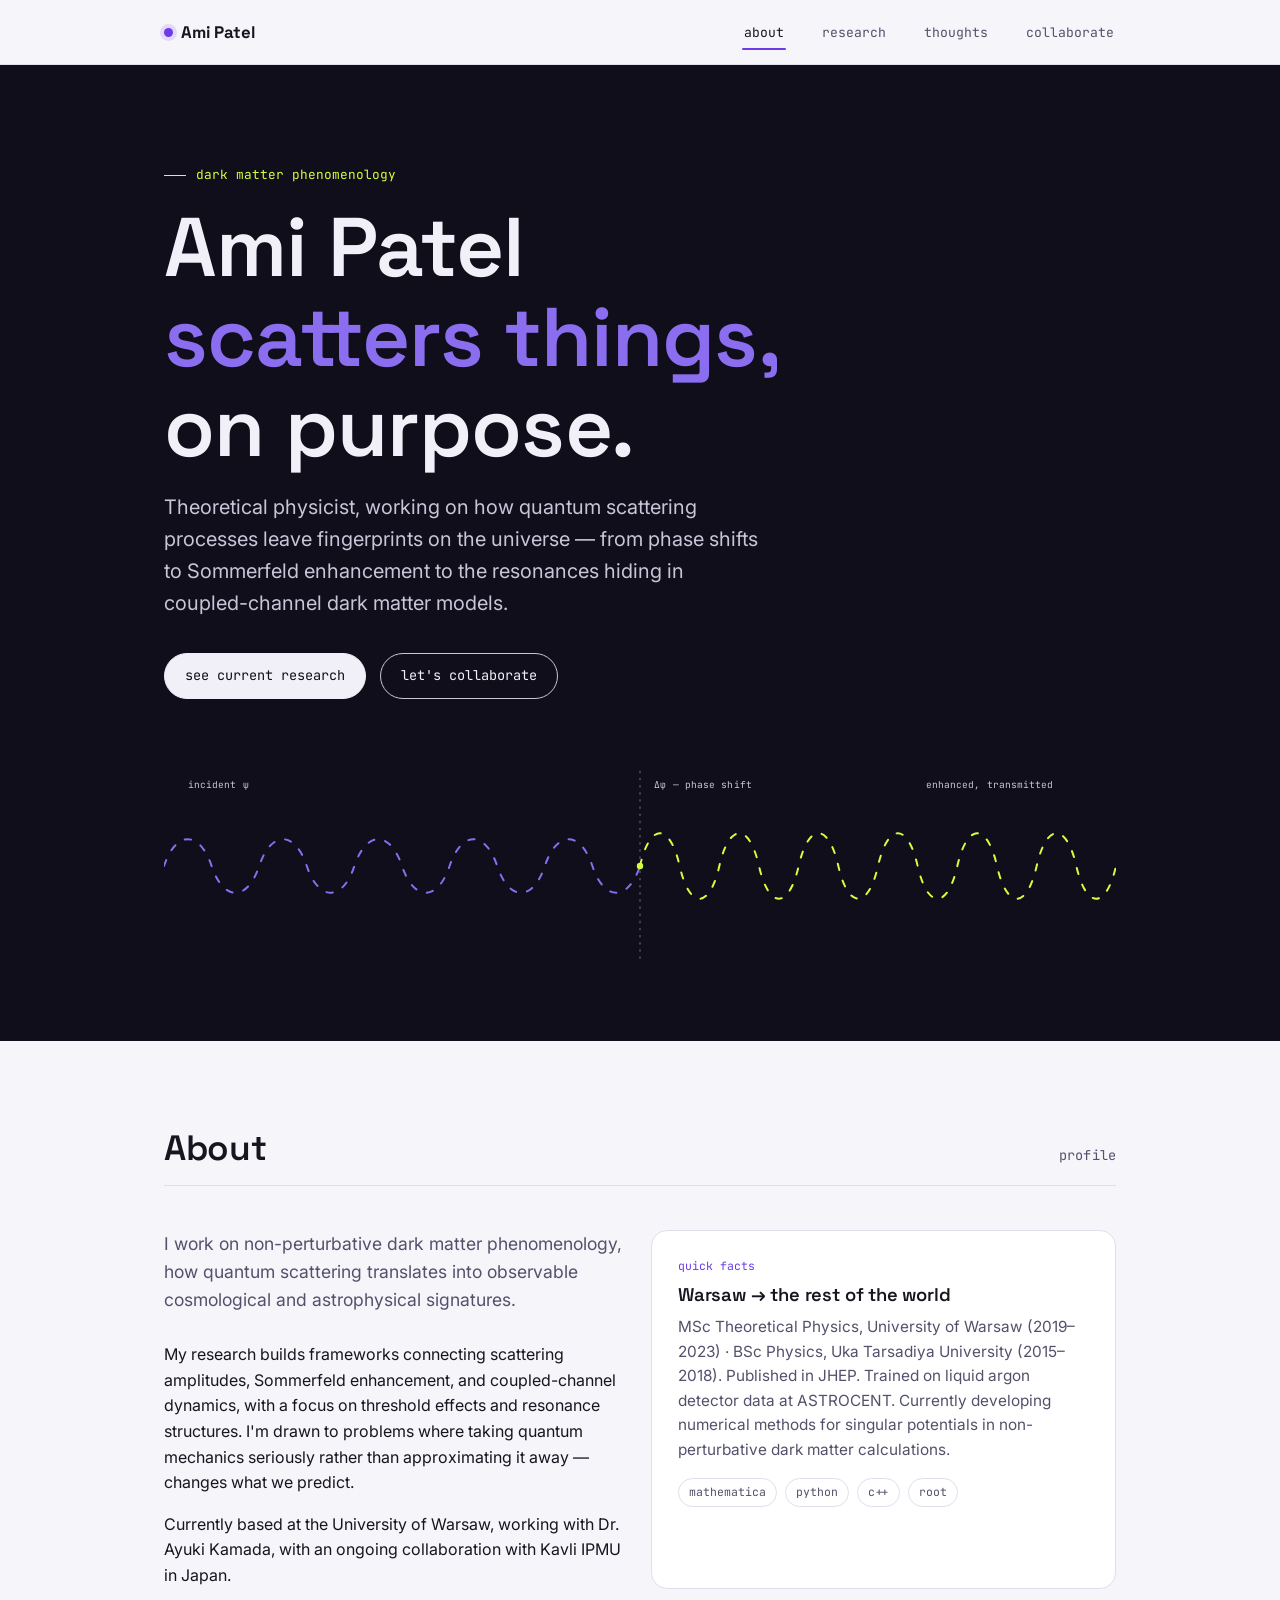
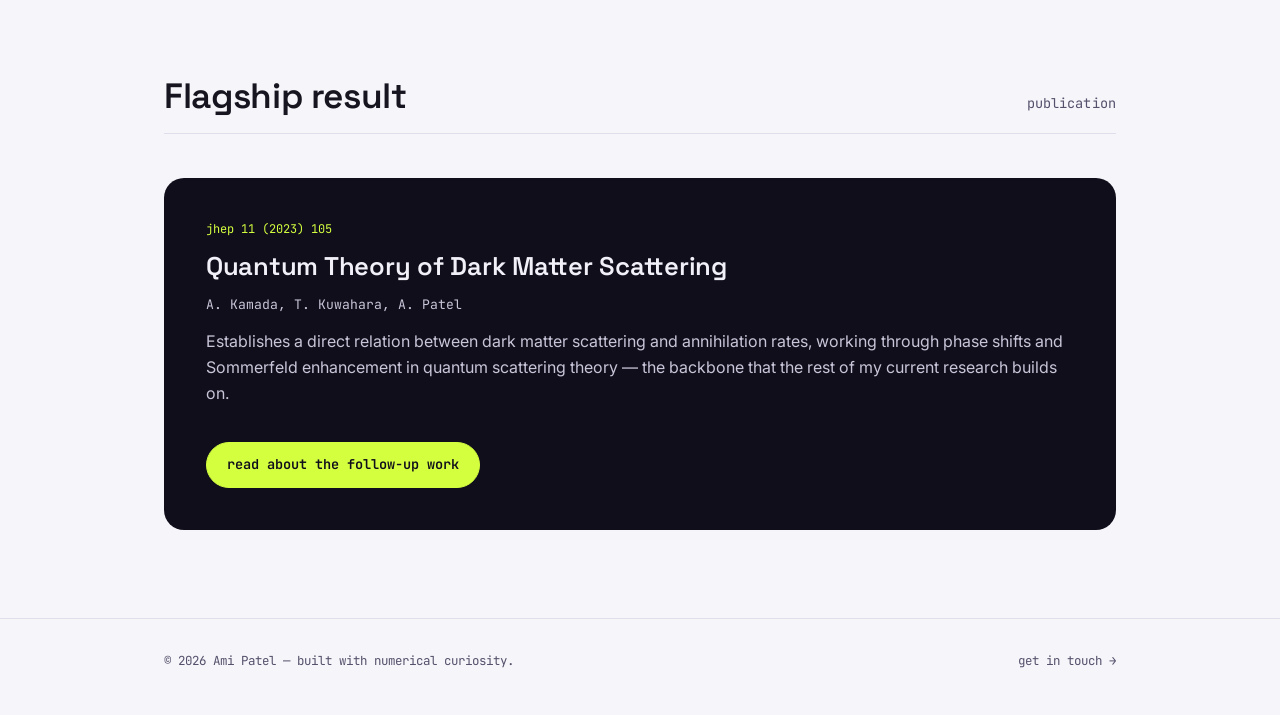
<file: index.html>
<!DOCTYPE html>
<html lang="en">
<head>
<meta charset="UTF-8">
<meta name="viewport" content="width=device-width, initial-scale=1.0">
<title>Ami Patel — Theoretical Physics</title>
<meta name="description" content="Ami Patel, theoretical physicist working on dark matter phenomenology at the University of Warsaw.">
<link rel="preconnect" href="https://fonts.googleapis.com">
<link rel="preconnect" href="https://fonts.gstatic.com" crossorigin>
<link href="https://fonts.googleapis.com/css2?family=Space+Grotesk:wght@400;500;600;700&family=Inter:wght@400;500;600&family=JetBrains+Mono:wght@400;500&display=swap" rel="stylesheet">
<link rel="stylesheet" href="styles.css">
</head>
<body>

<nav class="site-nav">
  <div class="wrap">
    <a href="index.html" class="nav-mark"><span class="dot"></span>Ami Patel</a>
    <button class="nav-toggle" aria-expanded="false">menu</button>
    <div class="nav-links">
      <a href="index.html" aria-current="page">about</a>
      <a href="research.html">research</a>
      <a href="thoughts.html">thoughts</a>
      <a href="collaboration.html">collaborate</a>
    </div>
  </div>
</nav>

<header class="hero">
  <div class="wrap">
    <div class="eyebrow">dark matter phenomenology</div>
    <h1>Ami Patel<br><em>scatters things,</em><br>on purpose.</h1>
    <p class="subhead">Theoretical physicist, working on how quantum
      scattering processes leave fingerprints on the universe — from phase shifts to Sommerfeld
      enhancement to the resonances hiding in coupled-channel dark matter models.</p>
    <div class="hero-actions">
      <a href="research.html" class="btn btn-solid">see current research</a>
      <a href="collaboration.html" class="btn">let's collaborate</a>
    </div>

    <!-- signature element: incoming wave hits a potential, splits into a phase-shifted, enhanced outgoing signal -->
    <svg class="wave-hero" viewBox="0 0 1200 300" preserveAspectRatio="xMidYMid meet" role="img" aria-label="Illustration of a wave scattering off a potential barrier, emerging phase-shifted and enhanced">
      <line class="wave-barrier" x1="600" y1="30" x2="600" y2="270"></line>
      <text class="wave-label mono" x="618" y="52">Δφ — phase shift</text>
      <text class="wave-label mono" x="30" y="52">incident ψ</text>
      <text class="wave-label mono" x="960" y="52">enhanced, transmitted</text>
      <path class="wave-path-in" d="M0,150 C15,105 45,105 60,150 C75,195 105,195 120,150 C135,105 165,105 180,150 C195,195 225,195 240,150 C255,105 285,105 300,150 C315,195 345,195 360,150 C375,105 405,105 420,150 C435,195 465,195 480,150 C495,105 525,105 540,150 C555,195 585,195 600,150"></path>
      <path class="wave-path-out" d="M600,150 C612.5,95 637.5,95 650,150 C662.5,205 687.5,205 700,150 C712.5,95 737.5,95 750,150 C762.5,205 787.5,205 800,150 C812.5,95 837.5,95 850,150 C862.5,205 887.5,205 900,150 C912.5,95 937.5,95 950,150 C962.5,205 987.5,205 1000,150 C1012.5,95 1037.5,95 1050,150 C1062.5,205 1087.5,205 1100,150 C1112.5,95 1137.5,95 1150,150 C1162.5,205 1187.5,205 1200,150"></path>
      <circle class="wave-pulse" cx="600" cy="150" r="4"></circle>
    </svg>
  </div>
</header>

<main>

  <section class="block">
    <div class="wrap">
      <div class="block-head">
        <h2>About</h2>
        <span class="idx mono">profile</span>
      </div>
      <div class="grid-2">
        <div>
          <p class="lede">I work on non-perturbative dark matter phenomenology,  how quantum
            scattering translates into observable cosmological and astrophysical signatures.</p>
          <p>My research builds frameworks connecting scattering amplitudes, Sommerfeld
            enhancement, and coupled-channel dynamics, with a focus on threshold effects and
            resonance structures. I'm drawn to problems where taking quantum mechanics seriously
            rather than approximating it away — changes what we predict.</p>
          <p>Currently based at the University of Warsaw, working with Dr. Ayuki Kamada, with an
            ongoing collaboration with Kavli IPMU in Japan.</p>
        </div>
        <div class="card">
          <div class="card-eyebrow">quick facts</div>
          <h3>Warsaw → the rest of the world</h3>
          <p>MSc Theoretical Physics, University of Warsaw (2019–2023) · BSc Physics, Uka Tarsadiya
            University (2015–2018). Published in JHEP. Trained on liquid argon detector data at
            ASTROCENT. Currently developing numerical methods for singular potentials in
            non-perturbative dark matter calculations.</p>
          <div class="card-foot">
            <span class="tag">Mathematica</span>
            <span class="tag">Python</span>
            <span class="tag">C++</span>
            <span class="tag">ROOT</span>
          </div>
        </div>
      </div>
    </div>
  </section>

  <section class="block" style="padding-top:0;">
    <div class="wrap">
      <div class="block-head">
        <h2>Flagship result</h2>
        <span class="idx mono">publication</span>
      </div>
      <div class="pub">
        <div class="card-eyebrow">JHEP 11 (2023) 105</div>
        <h3>Quantum Theory of Dark Matter Scattering</h3>
        <div class="byline">A. Kamada, T. Kuwahara, A. Patel</div>
        <p>Establishes a direct relation between dark matter scattering and annihilation rates,
          working through phase shifts and Sommerfeld enhancement in quantum scattering theory —
          the backbone that the rest of my current research builds on.</p>
        <div class="hero-actions" style="margin-top:6px;">
          <a href="research.html" class="btn btn-pop">read about the follow-up work</a>
        </div>
      </div>
    </div>
  </section>

</main>

<footer>
  <div class="wrap">
    <span>© 2026 Ami Patel — built with numerical curiosity.</span>
    <span><a href="collaboration.html">get in touch →</a></span>
  </div>
</footer>

<script src="script.js"></script>
</body>
</html>
</file>
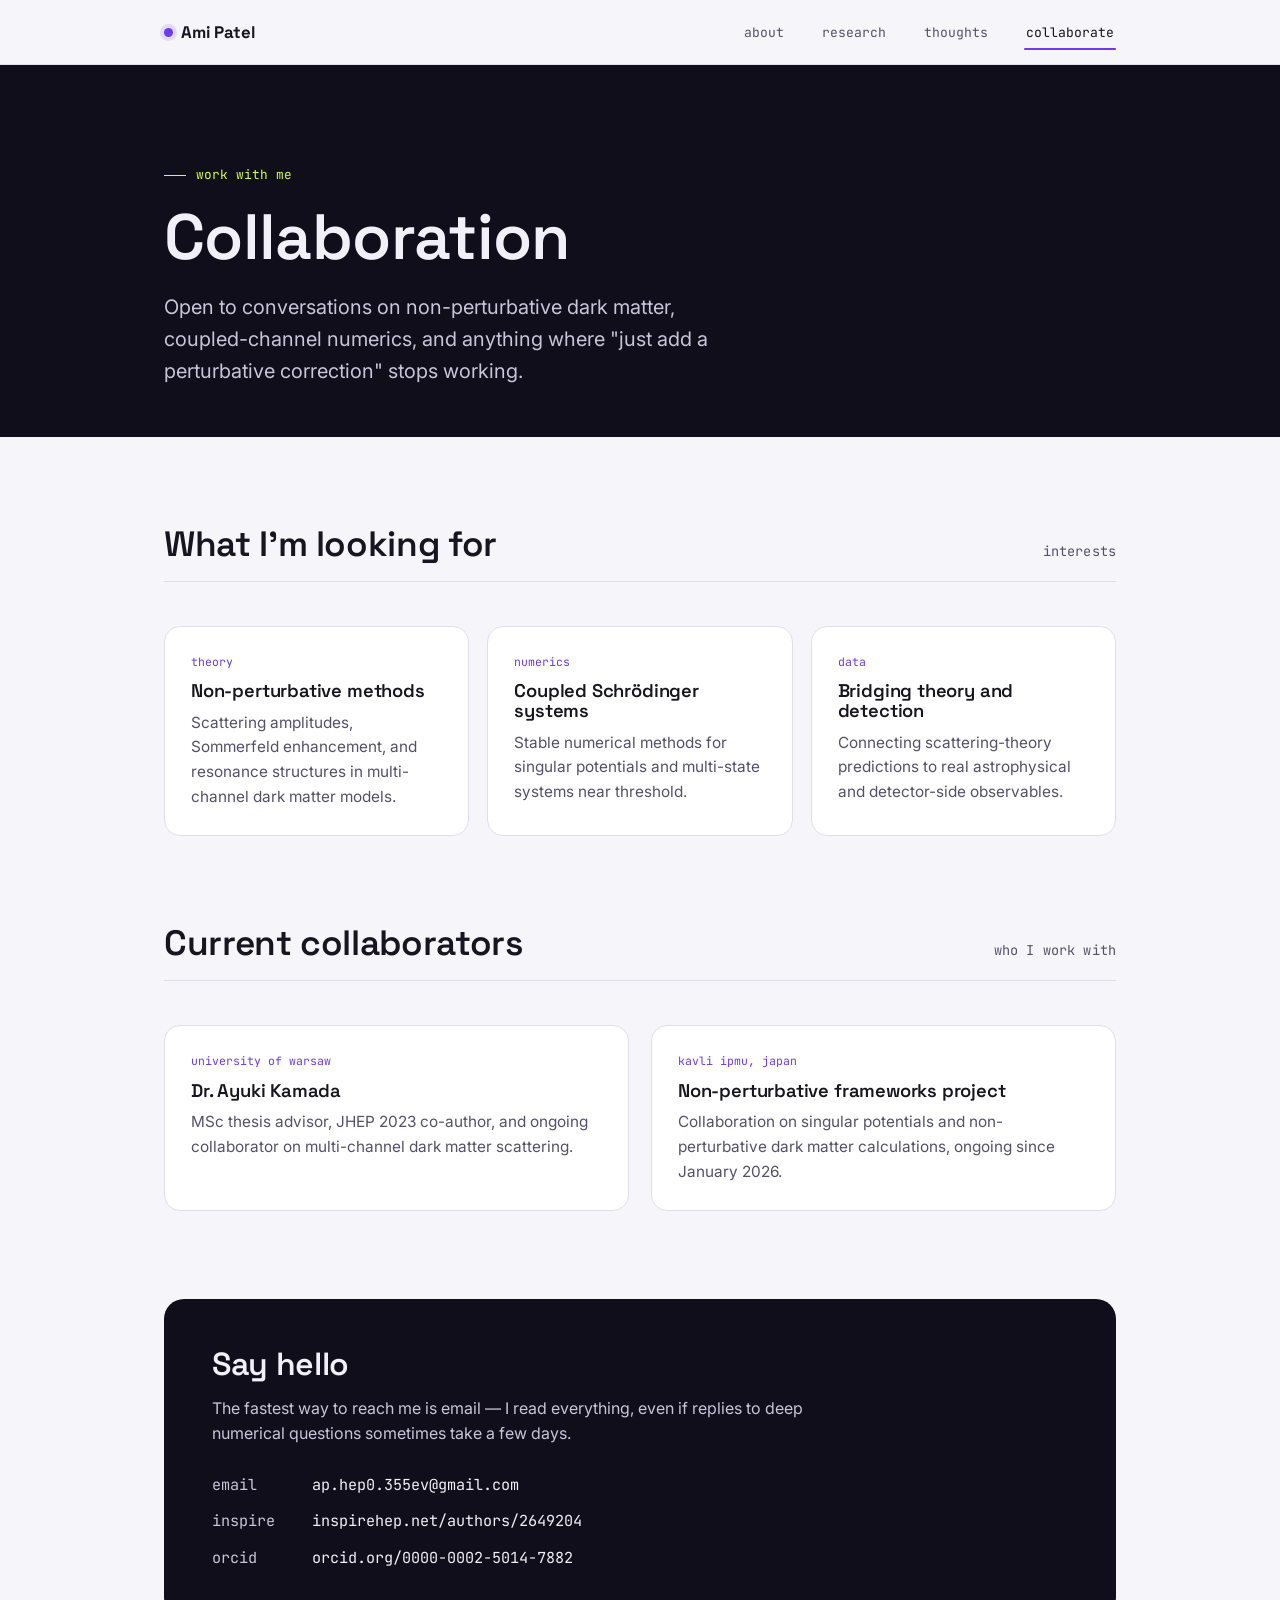
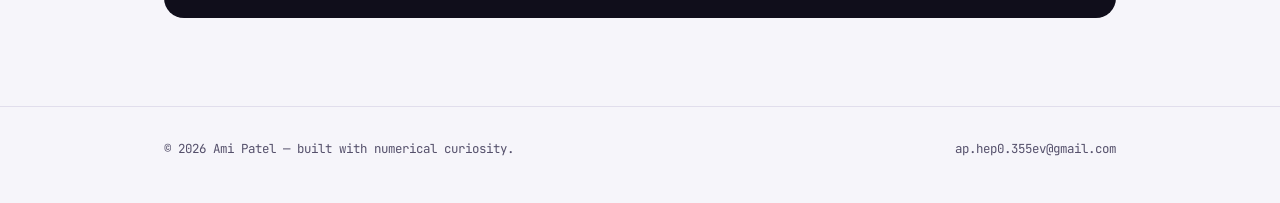
<file: collaboration.html>
<!DOCTYPE html>
<html lang="en">
<head>
<meta charset="UTF-8">
<meta name="viewport" content="width=device-width, initial-scale=1.0">
<title>Collaboration — Ami Patel</title>
<meta name="description" content="Get in touch with Ami Patel about collaboration in dark matter theory and numerical methods.">
<link rel="preconnect" href="https://fonts.googleapis.com">
<link rel="preconnect" href="https://fonts.gstatic.com" crossorigin>
<link href="https://fonts.googleapis.com/css2?family=Space+Grotesk:wght@400;500;600;700&family=Inter:wght@400;500;600&family=JetBrains+Mono:wght@400;500&display=swap" rel="stylesheet">
<link rel="stylesheet" href="styles.css">
</head>
<body>

<nav class="site-nav">
  <div class="wrap">
    <a href="index.html" class="nav-mark"><span class="dot"></span>Ami Patel</a>
    <button class="nav-toggle" aria-expanded="false">menu</button>
    <div class="nav-links">
      <a href="index.html">about</a>
      <a href="research.html">research</a>
      <a href="thoughts.html">thoughts</a>
      <a href="collaboration.html" aria-current="page">collaborate</a>
    </div>
  </div>
</nav>

<header class="hero" style="padding-bottom: 10px;">
  <div class="wrap" style="padding-bottom: 40px;">
    <div class="eyebrow">work with me</div>
    <h1 style="font-size: clamp(2.2rem, 6vw, 4rem);">Collaboration</h1>
    <p class="subhead">Open to conversations on non-perturbative dark matter, coupled-channel
      numerics, and anything where "just add a perturbative correction" stops working.</p>
  </div>
</header>

<main>

  <section class="block">
    <div class="wrap">
      <div class="block-head">
        <h2>What I'm looking for</h2>
        <span class="idx mono">interests</span>
      </div>
      <div class="grid-3">
        <div class="card">
          <div class="card-eyebrow">theory</div>
          <h3>Non-perturbative methods</h3>
          <p>Scattering amplitudes, Sommerfeld enhancement, and resonance structures in
            multi-channel dark matter models.</p>
        </div>
        <div class="card">
          <div class="card-eyebrow">numerics</div>
          <h3>Coupled Schrödinger systems</h3>
          <p>Stable numerical methods for singular potentials and multi-state systems near
            threshold.</p>
        </div>
        <div class="card">
          <div class="card-eyebrow">data</div>
          <h3>Bridging theory and detection</h3>
          <p>Connecting scattering-theory predictions to real astrophysical and detector-side
            observables.</p>
        </div>
      </div>
    </div>
  </section>

  <section class="block" style="padding-top:0;">
    <div class="wrap">
      <div class="block-head">
        <h2>Current collaborators</h2>
        <span class="idx mono">who I work with</span>
      </div>
      <div class="grid-2">
        <div class="card">
          <div class="card-eyebrow">university of warsaw</div>
          <h3>Dr. Ayuki Kamada</h3>
          <p>MSc thesis advisor, JHEP 2023 co-author, and ongoing collaborator on multi-channel
            dark matter scattering.</p>
        </div>
        <div class="card">
          <div class="card-eyebrow">kavli ipmu, japan</div>
          <h3>Non-perturbative frameworks project</h3>
          <p>Collaboration on singular potentials and non-perturbative dark matter calculations,
            ongoing since January 2026.</p>
        </div>
      </div>
    </div>
  </section>

  <section class="block" style="padding-top:0;">
    <div class="wrap">
      <div class="collab-panel">
        <h2>Say hello</h2>
        <p>The fastest way to reach me is email — I read everything, even if replies to deep
          numerical questions sometimes take a few days.</p>
        <div class="contact-list">
          <a href="mailto:ap.hep0.355ev@gmail.com"><span class="k">email</span> ap.hep0.355ev@gmail.com</a>
          <a href="#"><span class="k">inspire</span> inspirehep.net/authors/2649204</a>
          <a href="#"><span class="k">orcid</span> orcid.org/0000-0002-5014-7882</a>
        </div>
      </div>
    </div>
  </section>

</main>

<footer>
  <div class="wrap">
    <span>© 2026 Ami Patel — built with numerical curiosity.</span>
    <span><a href="mailto:ap.hep0.355ev@gmail.com">ap.hep0.355ev@gmail.com</a></span>
  </div>
</footer>

<script src="script.js"></script>
</body>
</html>
</file>
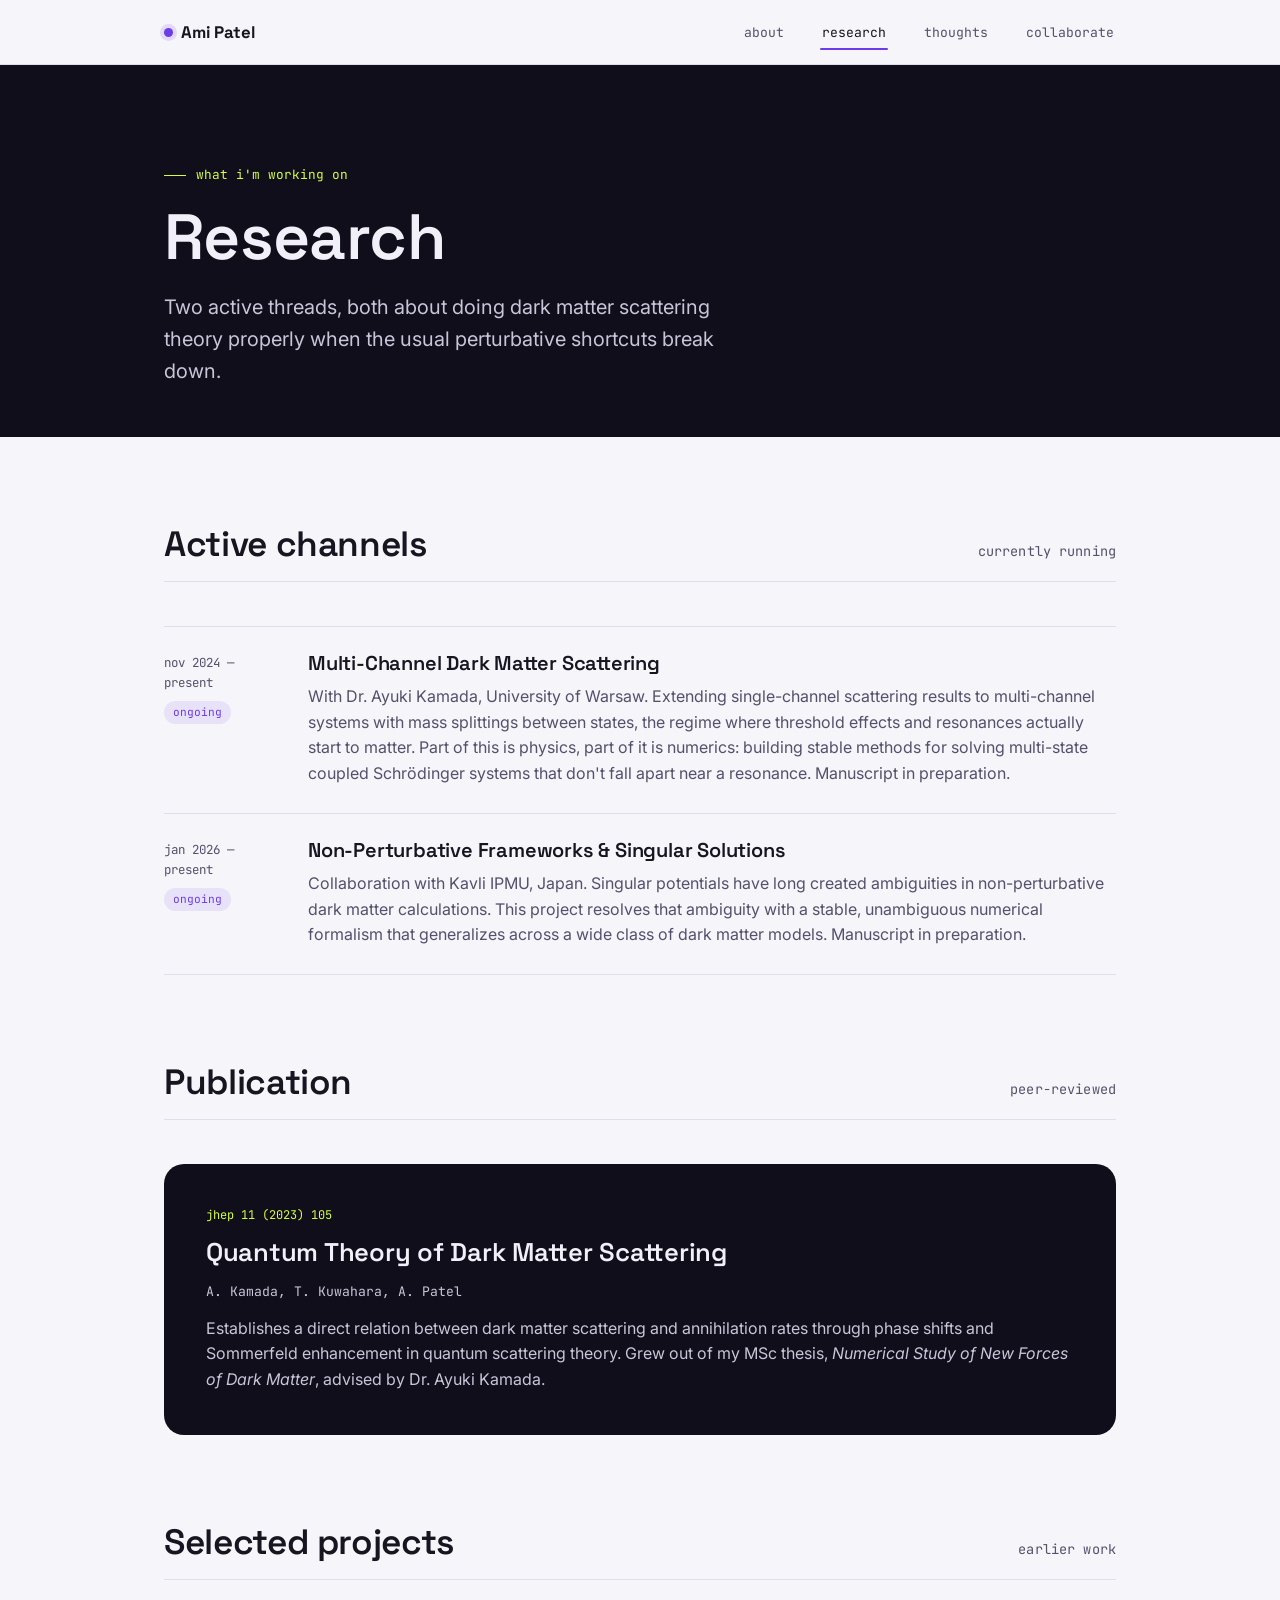
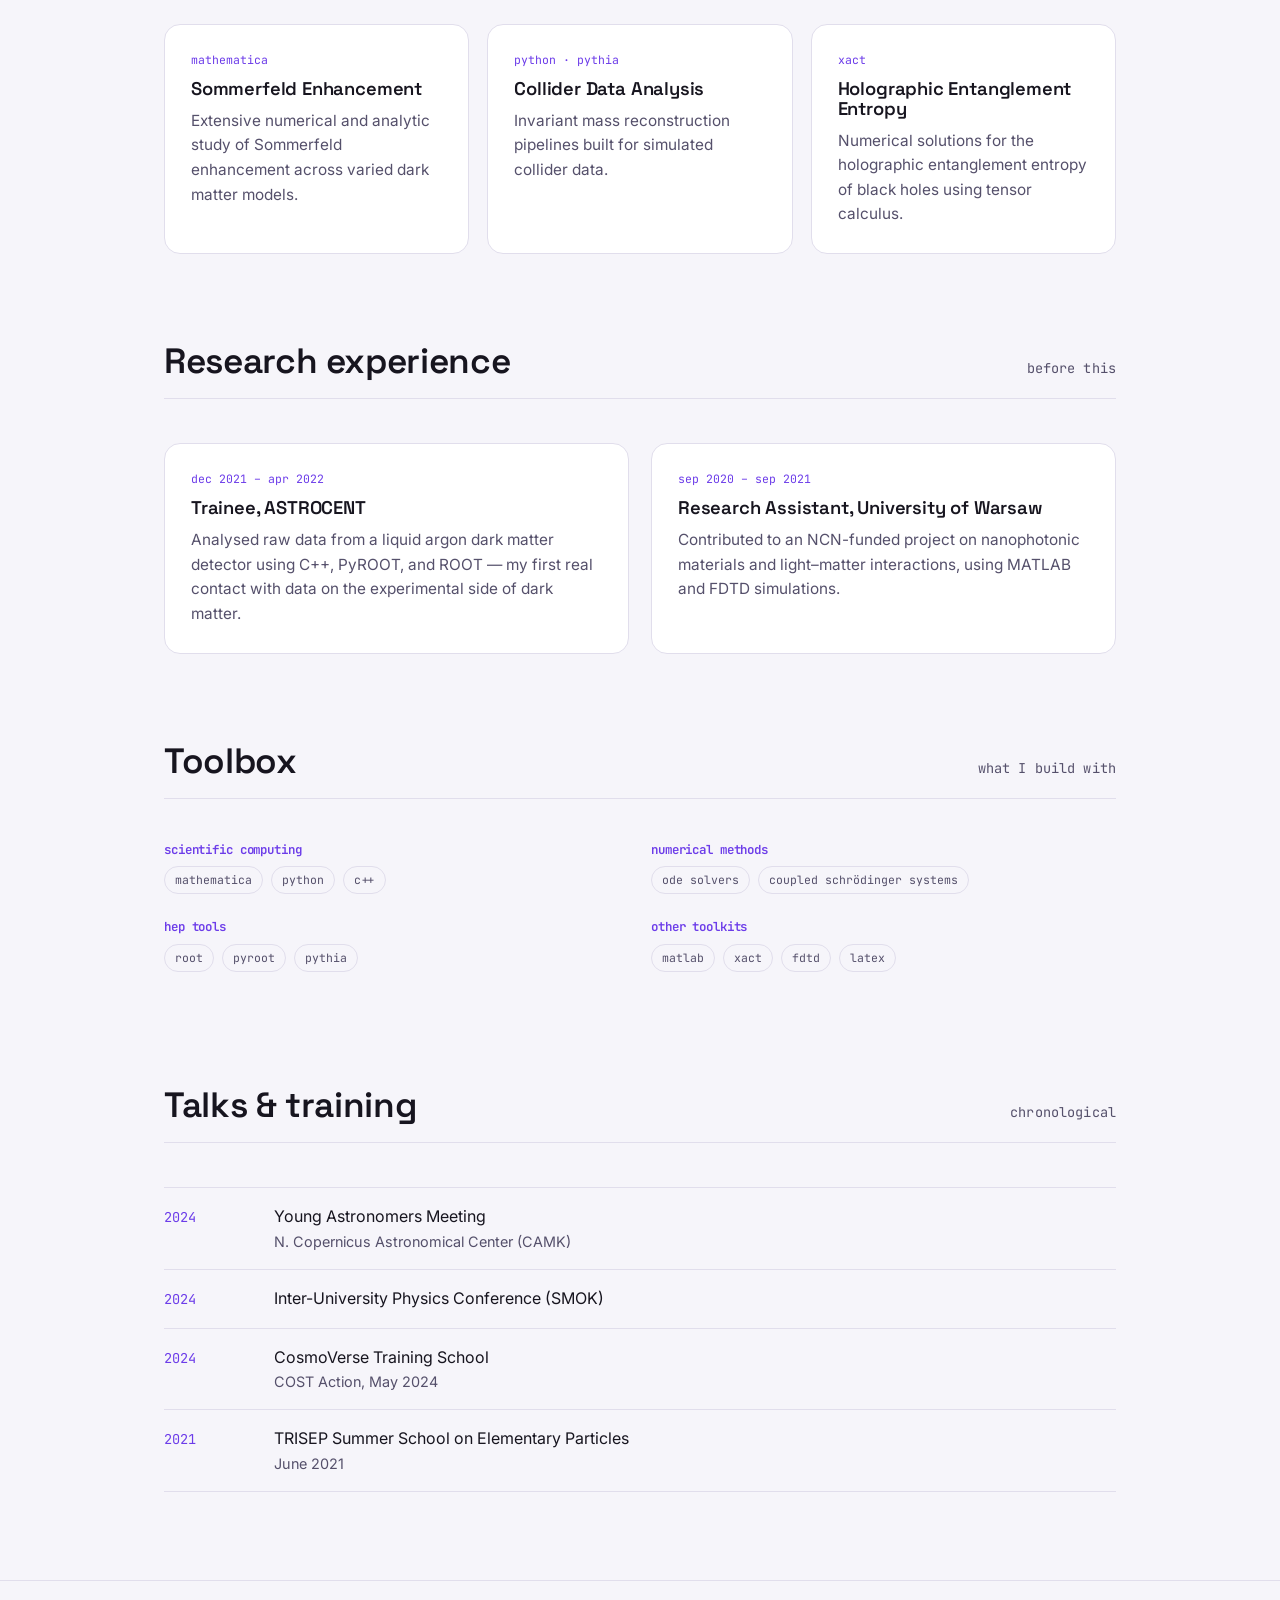
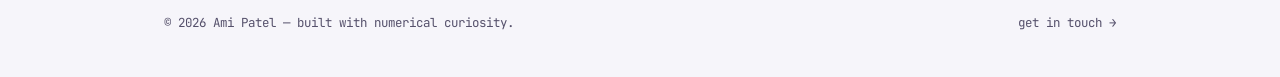
<file: research.html>
<!DOCTYPE html>
<html lang="en">
<head>
<meta charset="UTF-8">
<meta name="viewport" content="width=device-width, initial-scale=1.0">
<title>Research — Ami Patel</title>
<meta name="description" content="Current research, publications, and technical background of Ami Patel.">
<link rel="preconnect" href="https://fonts.googleapis.com">
<link rel="preconnect" href="https://fonts.gstatic.com" crossorigin>
<link href="https://fonts.googleapis.com/css2?family=Space+Grotesk:wght@400;500;600;700&family=Inter:wght@400;500;600&family=JetBrains+Mono:wght@400;500&display=swap" rel="stylesheet">
<link rel="stylesheet" href="styles.css">
</head>
<body>

<nav class="site-nav">
  <div class="wrap">
    <a href="index.html" class="nav-mark"><span class="dot"></span>Ami Patel</a>
    <button class="nav-toggle" aria-expanded="false">menu</button>
    <div class="nav-links">
      <a href="index.html">about</a>
      <a href="research.html" aria-current="page">research</a>
      <a href="thoughts.html">thoughts</a>
      <a href="collaboration.html">collaborate</a>
    </div>
  </div>
</nav>

<header class="hero" style="padding-bottom: 10px;">
  <div class="wrap" style="padding-bottom: 40px;">
    <div class="eyebrow">what I'm working on</div>
    <h1 style="font-size: clamp(2.2rem, 6vw, 4rem);">Research</h1>
    <p class="subhead">Two active threads, both about doing dark matter scattering theory
      properly when the usual perturbative shortcuts break down.</p>
  </div>
</header>

<main>

  <section class="block">
    <div class="wrap">
      <div class="block-head">
        <h2>Active channels</h2>
        <span class="idx mono">currently running</span>
      </div>

      <div class="channel">
        <div class="ch-meta">
          nov 2024 — present
          <div class="status">ongoing</div>
        </div>
        <div>
          <h3>Multi-Channel Dark Matter Scattering</h3>
          <p>With Dr. Ayuki Kamada, University of Warsaw. Extending single-channel scattering
            results to multi-channel systems with mass splittings between states, the regime
            where threshold effects and resonances actually start to matter. Part of this is
            physics, part of it is numerics: building stable methods for solving multi-state
            coupled Schrödinger systems that don't fall apart near a resonance. Manuscript in
            preparation.</p>
        </div>
      </div>

      <div class="channel">
        <div class="ch-meta">
          jan 2026 — present
          <div class="status">ongoing</div>
        </div>
        <div>
          <h3>Non-Perturbative Frameworks &amp; Singular Solutions</h3>
          <p>Collaboration with Kavli IPMU, Japan. Singular potentials have long created
            ambiguities in non-perturbative dark matter calculations. This project resolves that ambiguity with a stable,
            unambiguous numerical formalism that generalizes across a wide class of dark matter
            models. Manuscript in preparation.</p>
        </div>
      </div>
    </div>
  </section>

  <section class="block" style="padding-top:0;">
    <div class="wrap">
      <div class="block-head">
        <h2>Publication</h2>
        <span class="idx mono">peer-reviewed</span>
      </div>
      <div class="pub">
        <div class="card-eyebrow">JHEP 11 (2023) 105</div>
        <h3>Quantum Theory of Dark Matter Scattering</h3>
        <div class="byline">A. Kamada, T. Kuwahara, A. Patel</div>
        <p>Establishes a direct relation between dark matter scattering and annihilation rates
          through phase shifts and Sommerfeld enhancement in quantum scattering theory. Grew out
          of my MSc thesis, <em>Numerical Study of New Forces of Dark Matter</em>, advised by
          Dr. Ayuki Kamada.</p>
      </div>
    </div>
  </section>

  <section class="block" style="padding-top:0;">
    <div class="wrap">
      <div class="block-head">
        <h2>Selected projects</h2>
        <span class="idx mono">earlier work</span>
      </div>
      <div class="grid-3">
        <div class="card">
          <div class="card-eyebrow">mathematica</div>
          <h3>Sommerfeld Enhancement</h3>
          <p>Extensive numerical and analytic study of Sommerfeld enhancement across varied dark
            matter models.</p>
        </div>
        <div class="card">
          <div class="card-eyebrow">python · pythia</div>
          <h3>Collider Data Analysis</h3>
          <p>Invariant mass reconstruction pipelines built for simulated collider data.</p>
        </div>
        <div class="card">
          <div class="card-eyebrow">xact</div>
          <h3>Holographic Entanglement Entropy</h3>
          <p>Numerical solutions for the holographic entanglement entropy of black holes using
            tensor calculus.</p>
        </div>
      </div>
    </div>
  </section>

  <section class="block" style="padding-top:0;">
    <div class="wrap">
      <div class="block-head">
        <h2>Research experience</h2>
        <span class="idx mono">before this</span>
      </div>
      <div class="grid-2">
        <div class="card">
          <div class="card-eyebrow">dec 2021 – apr 2022</div>
          <h3>Trainee, ASTROCENT</h3>
          <p>Analysed raw data from a liquid argon dark matter detector using C++, PyROOT, and
            ROOT — my first real contact with data on the experimental side of dark matter.</p>
        </div>
        <div class="card">
          <div class="card-eyebrow">sep 2020 – sep 2021</div>
          <h3>Research Assistant, University of Warsaw</h3>
          <p>Contributed to an NCN-funded project on nanophotonic materials and light–matter
            interactions, using MATLAB and FDTD simulations.</p>
        </div>
      </div>
    </div>
  </section>

  <section class="block" style="padding-top:0;">
    <div class="wrap">
      <div class="block-head">
        <h2>Toolbox</h2>
        <span class="idx mono">what I build with</span>
      </div>
      <div class="grid-2">
        <div class="skill-group">
          <h4>scientific computing</h4>
          <div class="pills">
            <span class="tag">Mathematica</span>
            <span class="tag">Python</span>
            <span class="tag">C++</span>
          </div>
          <h4>HEP tools</h4>
          <div class="pills">
            <span class="tag">ROOT</span>
            <span class="tag">PyROOT</span>
            <span class="tag">PYTHIA</span>
          </div>
        </div>
        <div class="skill-group">
          <h4>numerical methods</h4>
          <div class="pills">
            <span class="tag">ODE solvers</span>
            <span class="tag">coupled Schrödinger systems</span>
          </div>
          <h4>other toolkits</h4>
          <div class="pills">
            <span class="tag">MATLAB</span>
            <span class="tag">xAct</span>
            <span class="tag">FDTD</span>
            <span class="tag">LaTeX</span>
          </div>
        </div>
      </div>
    </div>
  </section>

  <section class="block" style="padding-top:0;">
    <div class="wrap">
      <div class="block-head">
        <h2>Talks &amp; training</h2>
        <span class="idx mono">chronological</span>
      </div>
      <div class="timeline">
        <div class="t-row">
          <div class="t-year mono">2024</div>
          <div><div class="t-name">Young Astronomers Meeting</div><div class="t-loc">N. Copernicus Astronomical Center (CAMK)</div></div>
        </div>
        <div class="t-row">
          <div class="t-year mono">2024</div>
          <div><div class="t-name">Inter-University Physics Conference (SMOK)</div></div>
        </div>
        <div class="t-row">
          <div class="t-year mono">2024</div>
          <div><div class="t-name">CosmoVerse Training School</div><div class="t-loc">COST Action, May 2024</div></div>
        </div>
        <div class="t-row">
          <div class="t-year mono">2021</div>
          <div><div class="t-name">TRISEP Summer School on Elementary Particles</div><div class="t-loc">June 2021</div></div>
        </div>
      </div>
    </div>
  </section>

</main>

<footer>
  <div class="wrap">
    <span>© 2026 Ami Patel — built with numerical curiosity.</span>
    <span><a href="collaboration.html">get in touch →</a></span>
  </div>
</footer>

<script src="script.js"></script>
</body>
</html>
</file>
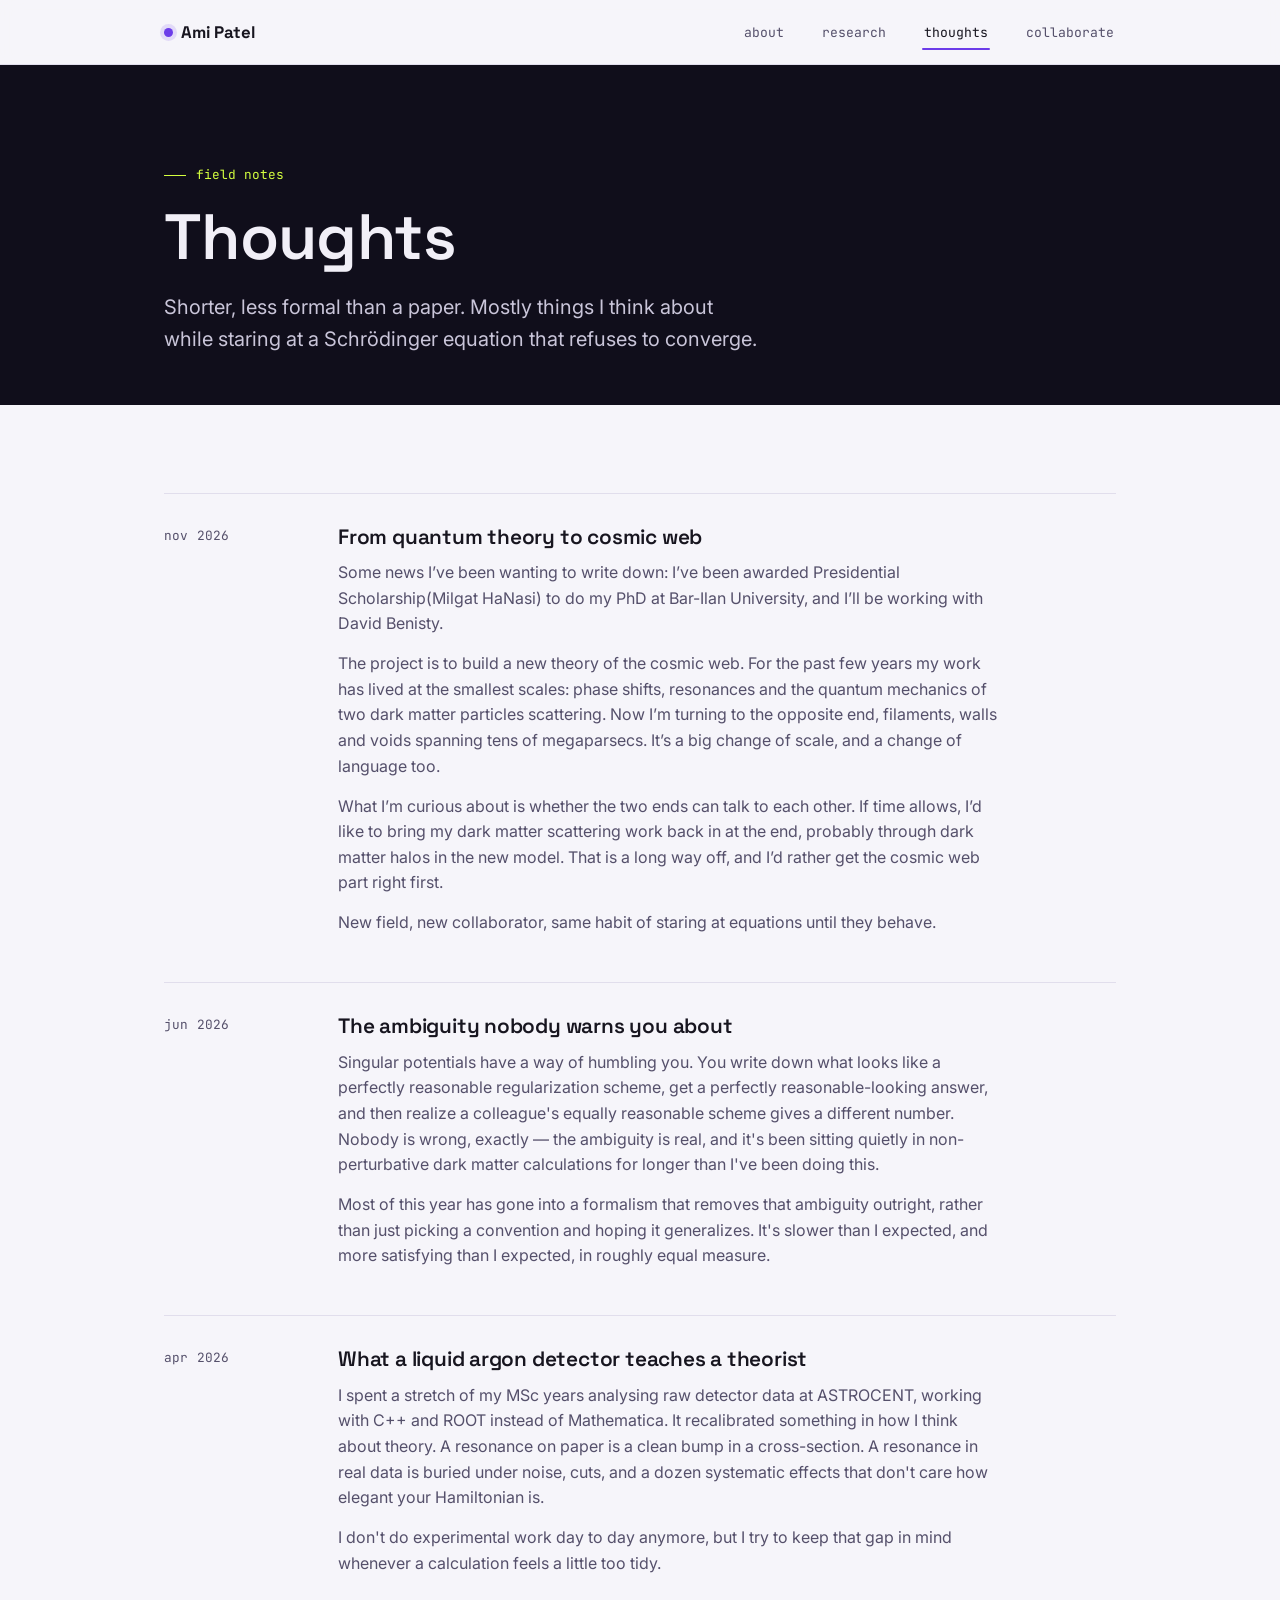
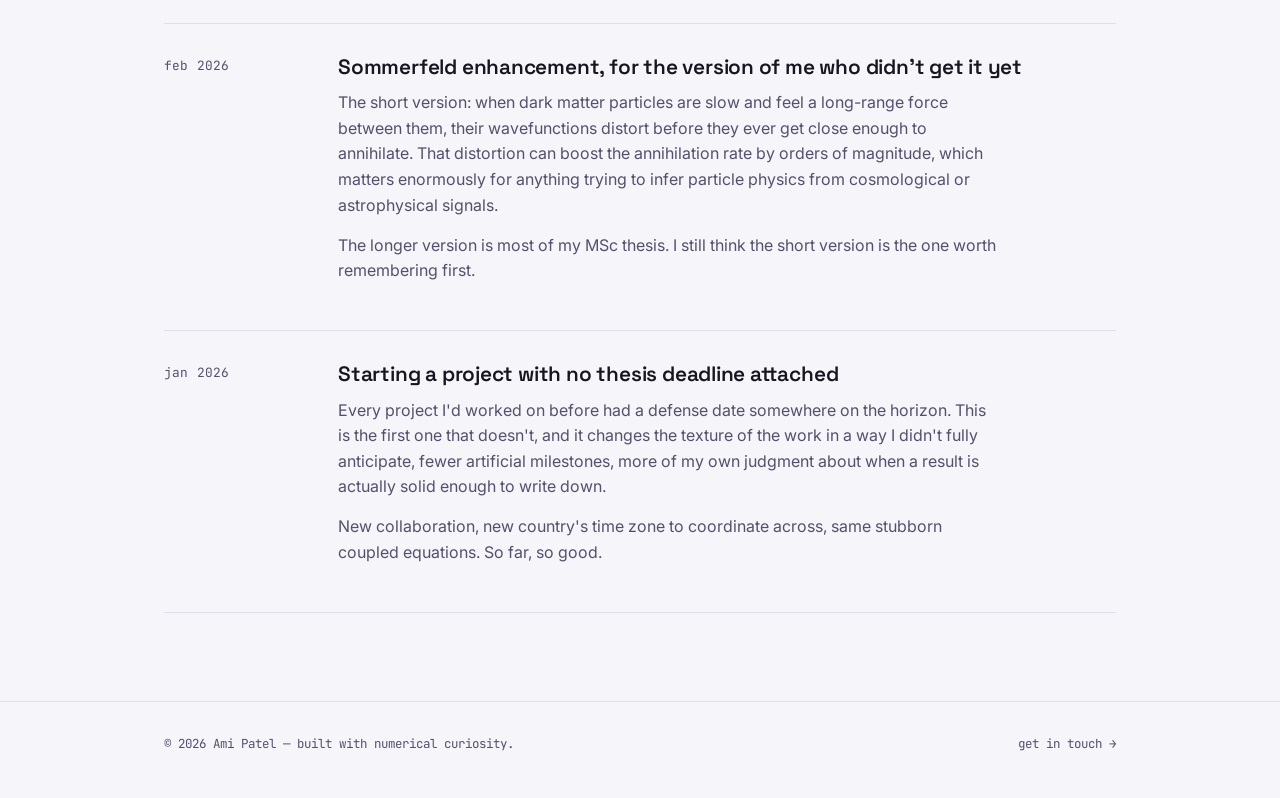
<file: thoughts.html>
<!DOCTYPE html>
<html lang="en">
<head>
<meta charset="UTF-8">
<meta name="viewport" content="width=device-width, initial-scale=1.0">
<title>Thoughts — Ami Patel</title>
<meta name="description" content="Notes and running thoughts from Ami Patel on dark matter theory, numerics, and research life.">
<link rel="preconnect" href="https://fonts.googleapis.com">
<link rel="preconnect" href="https://fonts.gstatic.com" crossorigin>
<link href="https://fonts.googleapis.com/css2?family=Space+Grotesk:wght@400;500;600;700&family=Inter:wght@400;500;600&family=JetBrains+Mono:wght@400;500&display=swap" rel="stylesheet">
<link rel="stylesheet" href="styles.css">
</head>
<body>

<nav class="site-nav">
  <div class="wrap">
    <a href="index.html" class="nav-mark"><span class="dot"></span>Ami Patel</a>
    <button class="nav-toggle" aria-expanded="false">menu</button>
    <div class="nav-links">
      <a href="index.html">about</a>
      <a href="research.html">research</a>
      <a href="thoughts.html" aria-current="page">thoughts</a>
      <a href="collaboration.html">collaborate</a>
    </div>
  </div>
</nav>

<header class="hero" style="padding-bottom: 10px;">
  <div class="wrap" style="padding-bottom: 40px;">
    <div class="eyebrow">field notes</div>
    <h1 style="font-size: clamp(2.2rem, 6vw, 4rem);">Thoughts</h1>
    <p class="subhead">Shorter, less formal than a paper. Mostly things I think about while
      staring at a Schrödinger equation that refuses to converge.</p>
  </div>
</header>

<main>
  <section class="block">
    <div class="wrap">

      
<article class="post">
  <div class="p-date mono">nov 2026</div>
  <div>
    <h3>From quantum theory to cosmic web</h3>
    <div class="p-body">
      <p>Some news I’ve been wanting to write down: I’ve been awarded Presidential Scholarship(Milgat HaNasi) to do my PhD at Bar-Ilan University, and I’ll be working with David Benisty.</p>

      <p>The project is to build a new theory of the cosmic web. For the past few years my work has lived at the smallest scales: phase shifts, resonances and the quantum mechanics of two dark matter particles scattering. Now I’m turning to the opposite end, filaments, walls and voids spanning tens of megaparsecs. It’s a big change of scale, and a change of language too.</p>

      <p>What I’m curious about is whether the two ends can talk to each other. If time allows, I’d like to bring my dark matter scattering work back in at the end, probably through dark matter halos in the new model. That is a long way off, and I’d rather get the cosmic web part right first.</p>

      <p>New field, new collaborator, same habit of staring at equations until they behave.</p>
    </div>
  </div>
</article>

      <article class="post">
        <div class="p-date mono">jun 2026</div>
        <div>
          <h3>The ambiguity nobody warns you about</h3>
          <div class="p-body">
            <p>Singular potentials have a way of humbling you. You write down what looks like a
              perfectly reasonable regularization scheme, get a perfectly reasonable-looking
              answer, and then realize a colleague's equally reasonable scheme gives a different
              number. Nobody is wrong, exactly — the ambiguity is real, and it's been sitting
              quietly in non-perturbative dark matter calculations for longer than I've been
              doing this.</p>
            <p>Most of this year has gone into a formalism that removes that ambiguity outright,
              rather than just picking a convention and hoping it generalizes. It's slower than I
              expected, and more satisfying than I expected, in roughly equal measure.</p>
          </div>
        </div>
      </article>

      <article class="post">
        <div class="p-date mono">apr 2026</div>
        <div>
          <h3>What a liquid argon detector teaches a theorist</h3>
          <div class="p-body">
            <p>I spent a stretch of my MSc years analysing raw detector data at ASTROCENT,
              working with C++ and ROOT instead of Mathematica. It recalibrated something in how
              I think about theory. A resonance on paper is a clean bump in a cross-section. A
              resonance in real data is buried under noise, cuts, and a dozen systematic effects
              that don't care how elegant your Hamiltonian is.</p>
            <p>I don't do experimental work day to day anymore, but I try to keep that gap in
              mind whenever a calculation feels a little too tidy.</p>
          </div>
        </div>
      </article>

      <article class="post">
        <div class="p-date mono">feb 2026</div>
        <div>
          <h3>Sommerfeld enhancement, for the version of me who didn't get it yet</h3>
          <div class="p-body">
            <p>The short version: when dark matter particles are slow and feel a long-range
              force between them, their wavefunctions distort before they ever get close enough
              to annihilate. That distortion can boost the annihilation rate by orders of
              magnitude, which matters enormously for anything trying to infer particle physics
              from cosmological or astrophysical signals.</p>
            <p>The longer version is most of my MSc thesis. I still think the short version is
              the one worth remembering first.</p>
          </div>
        </div>
      </article>

      <article class="post">
        <div class="p-date mono">jan 2026</div>
        <div>
          <h3>Starting a project with no thesis deadline attached</h3>
          <div class="p-body">
            <p>Every project I'd worked on before had a defense date somewhere on the horizon.
              This is the first one that doesn't, and it changes the texture of the work in a way
              I didn't fully anticipate, fewer artificial milestones, more of my own judgment
              about when a result is actually solid enough to write down.</p>
            <p>New collaboration, new country's time zone to coordinate across, same stubborn
              coupled equations. So far, so good.</p>
          </div>
        </div>
      </article>


    </div>
  </section>
</main>

<footer>
  <div class="wrap">
    <span>© 2026 Ami Patel — built with numerical curiosity.</span>
    <span><a href="collaboration.html">get in touch →</a></span>
  </div>
</footer>

<script src="script.js"></script>
</body>
</html>
</file>
<file: styles.css>
/* ============================================================
   Ami Patel — Personal site
   Design tokens
   ============================================================ */

:root {
  /* Color */
  --paper:          #F6F5FA;   /* page background — cool off-white, violet undertone */
  --paper-raised:   #FFFFFF;   /* card surfaces */
  --void:           #100E1B;   /* deep background for hero / dark sections */
  --void-raised:    #18152A;   /* dark surfaces */
  --ink:            #17151F;   /* primary text on light */
  --ink-soft:       #55506B;   /* secondary text on light */
  --bone:           #F1EFF7;   /* primary text on dark */
  --mist:           #C9C5D9;   /* muted text / rules on dark */
  --hairline:       #E1DEEC;   /* rules on light */
  --signal-violet:  #6C3CE9;   /* theory / wavefunction accent */
  --signal-violet-dim: #8B6EF0;
  --signal-lime:    #D4FF3F;   /* detection / pop accent */
  --signal-lime-dim: #A9CC33;

  /* Type */
  --font-display: "Space Grotesk", "Helvetica Neue", Arial, sans-serif;
  --font-body:    "Inter", "Helvetica Neue", Arial, sans-serif;
  --font-mono:    "JetBrains Mono", "SF Mono", Consolas, monospace;

  /* Layout */
  --max-w: 1080px;
  --edge: clamp(20px, 5vw, 64px);
}

* { box-sizing: border-box; }
html { scroll-behavior: smooth; }

body {
  margin: 0;
  background: var(--paper);
  color: var(--ink);
  font-family: var(--font-body);
  font-size: 16px;
  line-height: 1.6;
  -webkit-font-smoothing: antialiased;
}

img, svg { display: block; max-width: 100%; }

a { color: inherit; text-decoration: none; }

h1, h2, h3, h4 {
  font-family: var(--font-display);
  font-weight: 600;
  line-height: 1.08;
  margin: 0;
  letter-spacing: -0.01em;
}

p { margin: 0 0 1em; }
p:last-child { margin-bottom: 0; }

.mono {
  font-family: var(--font-mono);
  letter-spacing: 0.01em;
}

.wrap {
  max-width: var(--max-w);
  margin: 0 auto;
  padding: 0 var(--edge);
}

/* ---------------- Nav ---------------- */

.site-nav {
  position: sticky;
  top: 0;
  z-index: 50;
  background: rgba(246, 245, 250, 0.86);
  backdrop-filter: blur(10px);
  border-bottom: 1px solid var(--hairline);
}

.site-nav .wrap {
  display: flex;
  align-items: center;
  justify-content: space-between;
  height: 64px;
}

.nav-mark {
  font-family: var(--font-display);
  font-weight: 700;
  font-size: 1.05rem;
  display: flex;
  align-items: center;
  gap: 8px;
}

.nav-mark .dot {
  width: 9px;
  height: 9px;
  border-radius: 50%;
  background: var(--signal-violet);
  box-shadow: 0 0 0 4px rgba(108, 60, 233, 0.14);
}

.nav-links {
  display: flex;
  gap: clamp(16px, 3vw, 34px);
  font-family: var(--font-mono);
  font-size: 0.82rem;
  text-transform: lowercase;
}

.nav-links a {
  position: relative;
  padding: 4px 2px;
  color: var(--ink-soft);
  transition: color 0.15s ease;
}

.nav-links a:hover,
.nav-links a[aria-current="page"] { color: var(--ink); }

.nav-links a[aria-current="page"]::after {
  content: "";
  position: absolute;
  left: 0; right: 0; bottom: -3px;
  height: 2px;
  background: var(--signal-violet);
  border-radius: 2px;
}

.nav-toggle {
  display: none;
}

/* ---------------- Buttons / tags ---------------- */

.btn {
  display: inline-flex;
  align-items: center;
  gap: 8px;
  font-family: var(--font-mono);
  font-size: 0.85rem;
  padding: 11px 20px;
  border-radius: 999px;
  border: 1px solid var(--ink);
  background: transparent;
  color: var(--ink);
  cursor: pointer;
  transition: transform 0.15s ease, background 0.15s ease, color 0.15s ease;
}

.btn:hover { transform: translateY(-1px); }

.btn-solid {
  background: var(--ink);
  color: var(--bone);
  border-color: var(--ink);
}

.btn-solid:hover { background: var(--signal-violet); border-color: var(--signal-violet); }

.btn-pop {
  background: var(--signal-lime);
  color: var(--void);
  border-color: var(--signal-lime);
  font-weight: 600;
}

.btn-pop:hover { background: var(--bone); border-color: var(--bone); }

.tag {
  display: inline-block;
  font-family: var(--font-mono);
  font-size: 0.72rem;
  text-transform: lowercase;
  padding: 4px 10px;
  border-radius: 999px;
  border: 1px solid var(--hairline);
  color: var(--ink-soft);
}

/* ---------------- Hero (dark) ---------------- */

.hero {
  background: var(--void);
  color: var(--bone);
  overflow: hidden;
  position: relative;
}

.hero .wrap {
  padding-top: clamp(56px, 10vw, 100px);
  padding-bottom: clamp(32px, 6vw, 56px);
}

.eyebrow {
  font-family: var(--font-mono);
  font-size: 0.8rem;
  color: var(--signal-lime);
  text-transform: lowercase;
  margin-bottom: 18px;
  display: flex;
  align-items: center;
  gap: 10px;
}

.eyebrow::before {
  content: "";
  width: 22px;
  height: 1px;
  background: var(--signal-lime);
}

.hero h1 {
  font-size: clamp(2.6rem, 7vw, 5.2rem);
  color: var(--bone);
}

.hero h1 em {
  font-style: normal;
  color: var(--signal-violet-dim);
}

.hero .subhead {
  margin-top: 18px;
  max-width: 46ch;
  font-size: clamp(1.05rem, 2vw, 1.25rem);
  color: var(--mist);
}

.hero-actions {
  margin-top: 34px;
  display: flex;
  gap: 14px;
  flex-wrap: wrap;
}

.hero .btn { border-color: var(--mist); color: var(--bone); }
.hero .btn-solid { background: var(--bone); color: var(--void); border-color: var(--bone); }
.hero .btn-solid:hover { background: var(--signal-lime); border-color: var(--signal-lime); color: var(--void); }

/* signature wave visual */

.wave-hero {
  width: 100%;
  height: auto;
  margin-top: clamp(20px, 6vw, 48px);
}

.wave-path-in {
  fill: none;
  stroke: var(--signal-violet-dim);
  stroke-width: 2.5;
  stroke-linecap: round;
  stroke-dasharray: 8 14;
  animation: flow 2.6s linear infinite;
}

.wave-path-out {
  fill: none;
  stroke: var(--signal-lime);
  stroke-width: 2.5;
  stroke-linecap: round;
  stroke-dasharray: 8 14;
  animation: flow 1.7s linear infinite;
}

.wave-barrier {
  stroke: var(--mist);
  stroke-width: 1.2;
  stroke-dasharray: 3 6;
  opacity: 0.55;
}

.wave-label {
  font-family: var(--font-mono);
  font-size: 12px;
  fill: var(--mist);
}

.wave-pulse {
  fill: var(--signal-lime);
  animation: pulse 1.8s ease-in-out infinite;
  transform-origin: 600px 150px;
}

@keyframes flow { to { stroke-dashoffset: -220; } }
@keyframes pulse {
  0%, 100% { transform: scale(1); opacity: 1; }
  50% { transform: scale(1.9); opacity: 0.45; }
}

@media (prefers-reduced-motion: reduce) {
  .wave-path-in, .wave-path-out, .wave-pulse { animation: none; }
}

/* ---------------- Sections (light) ---------------- */

section.block {
  padding: clamp(48px, 8vw, 88px) 0;
}

.block-head {
  display: flex;
  align-items: baseline;
  justify-content: space-between;
  gap: 24px;
  margin-bottom: clamp(28px, 5vw, 44px);
  border-bottom: 1px solid var(--hairline);
  padding-bottom: 18px;
}

.block-head h2 {
  font-size: clamp(1.6rem, 3.4vw, 2.2rem);
}

.block-head .idx {
  font-family: var(--font-mono);
  font-size: 0.85rem;
  color: var(--ink-soft);
}

.lede {
  font-size: 1.1rem;
  color: var(--ink-soft);
  max-width: 62ch;
  margin-bottom: 28px;
}

/* ---------------- Cards / grids ---------------- */

.grid-2 { display: grid; grid-template-columns: 1fr 1fr; gap: 22px; }
.grid-3 { display: grid; grid-template-columns: repeat(3, 1fr); gap: 18px; }

@media (max-width: 760px) {
  .grid-2, .grid-3 { grid-template-columns: 1fr; }
}

.card {
  background: var(--paper-raised);
  border: 1px solid var(--hairline);
  border-radius: 16px;
  padding: 26px;
  transition: border-color 0.15s ease, transform 0.15s ease;
}

.card:hover { border-color: var(--signal-violet); transform: translateY(-2px); }

.card .card-eyebrow {
  font-family: var(--font-mono);
  font-size: 0.72rem;
  color: var(--signal-violet);
  text-transform: lowercase;
  margin-bottom: 10px;
}

.card h3 {
  font-size: 1.15rem;
  margin-bottom: 10px;
}

.card p { color: var(--ink-soft); font-size: 0.96rem; }

.card-foot {
  margin-top: 16px;
  display: flex;
  gap: 8px;
  flex-wrap: wrap;
}

/* channel / timeline rows (research page) */

.channel {
  display: grid;
  grid-template-columns: 120px 1fr;
  gap: 24px;
  padding: 26px 0;
  border-top: 1px solid var(--hairline);
}

.channel:last-child { border-bottom: 1px solid var(--hairline); }

.channel .ch-meta {
  font-family: var(--font-mono);
  font-size: 0.78rem;
  color: var(--ink-soft);
}

.channel .ch-meta .status {
  display: inline-block;
  margin-top: 8px;
  padding: 3px 9px;
  border-radius: 999px;
  background: rgba(108, 60, 233, 0.1);
  color: var(--signal-violet);
  font-size: 0.7rem;
}

.channel h3 { font-size: 1.25rem; margin-bottom: 10px; }
.channel p { color: var(--ink-soft); }

@media (max-width: 640px) {
  .channel { grid-template-columns: 1fr; gap: 10px; }
}

/* publication block */

.pub {
  background: var(--void);
  color: var(--bone);
  border-radius: 20px;
  padding: clamp(26px, 5vw, 42px);
  display: flex;
  flex-direction: column;
  gap: 14px;
}

.pub .card-eyebrow { color: var(--signal-lime); font-family: var(--font-mono); font-size: 0.75rem; text-transform: lowercase; }
.pub h3 { font-size: clamp(1.2rem, 2.6vw, 1.6rem); color: var(--bone); }
.pub .byline { color: var(--mist); font-family: var(--font-mono); font-size: 0.82rem; }
.pub p { color: var(--mist); }

/* timeline (presentations — genuinely chronological) */

.timeline { border-top: 1px solid var(--hairline); }

.t-row {
  display: grid;
  grid-template-columns: 90px 1fr;
  gap: 20px;
  padding: 16px 0;
  border-bottom: 1px solid var(--hairline);
  align-items: baseline;
}

.t-row .t-year { font-family: var(--font-mono); font-size: 0.85rem; color: var(--signal-violet); }
.t-row .t-name { color: var(--ink); }
.t-row .t-loc { color: var(--ink-soft); font-size: 0.9rem; }

/* skills */

.skill-group h4 {
  font-family: var(--font-mono);
  font-size: 0.78rem;
  text-transform: lowercase;
  color: var(--signal-violet);
  margin-bottom: 10px;
}

.skill-group .pills { display: flex; flex-wrap: wrap; gap: 8px; margin-bottom: 26px; }

/* ---------------- Blog / thoughts ---------------- */

.post {
  border-top: 1px solid var(--hairline);
  padding: 32px 0;
  display: grid;
  grid-template-columns: 150px 1fr;
  gap: 24px;
}

.post:last-child { border-bottom: 1px solid var(--hairline); }

.post .p-date {
  font-family: var(--font-mono);
  font-size: 0.8rem;
  color: var(--ink-soft);
}

.post h3 { font-size: 1.3rem; margin-bottom: 12px; }
.post .p-body { color: var(--ink-soft); max-width: 66ch; }
.post .p-body p { margin-bottom: 0.9em; }

@media (max-width: 640px) {
  .post { grid-template-columns: 1fr; gap: 8px; }
}

/* ---------------- Collaboration page ---------------- */

.collab-panel {
  background: var(--void);
  color: var(--bone);
  border-radius: 20px;
  padding: clamp(28px, 5vw, 48px);
}

.collab-panel h2 { color: var(--bone); font-size: clamp(1.6rem, 3vw, 2rem); margin-bottom: 14px; }
.collab-panel p { color: var(--mist); max-width: 60ch; }

.contact-list {
  margin-top: 26px;
  display: flex;
  flex-direction: column;
  gap: 12px;
}

.contact-list a, .contact-list span {
  font-family: var(--font-mono);
  font-size: 0.95rem;
  color: var(--bone);
  display: flex;
  align-items: center;
  gap: 10px;
}

.contact-list a:hover { color: var(--signal-lime); }

.contact-list .k {
  color: var(--mist);
  width: 90px;
  flex-shrink: 0;
}

/* ---------------- Footer ---------------- */

footer {
  border-top: 1px solid var(--hairline);
  padding: 32px 0 44px;
}

footer .wrap {
  display: flex;
  justify-content: space-between;
  align-items: center;
  flex-wrap: wrap;
  gap: 12px;
  font-family: var(--font-mono);
  font-size: 0.78rem;
  color: var(--ink-soft);
}

footer a:hover { color: var(--signal-violet); }

/* ---------------- Mobile nav ---------------- */

@media (max-width: 640px) {
  .nav-links {
    position: fixed;
    inset: 64px 0 0 0;
    background: var(--paper);
    flex-direction: column;
    padding: 28px var(--edge);
    gap: 22px;
    font-size: 1rem;
    transform: translateY(-8px);
    opacity: 0;
    pointer-events: none;
    transition: opacity 0.18s ease, transform 0.18s ease;
  }
  .nav-links.open {
    opacity: 1;
    transform: translateY(0);
    pointer-events: auto;
  }
  .nav-toggle {
    display: block;
    background: none;
    border: none;
    font-family: var(--font-mono);
    font-size: 0.85rem;
    color: var(--ink);
    cursor: pointer;
  }
}
</file>
